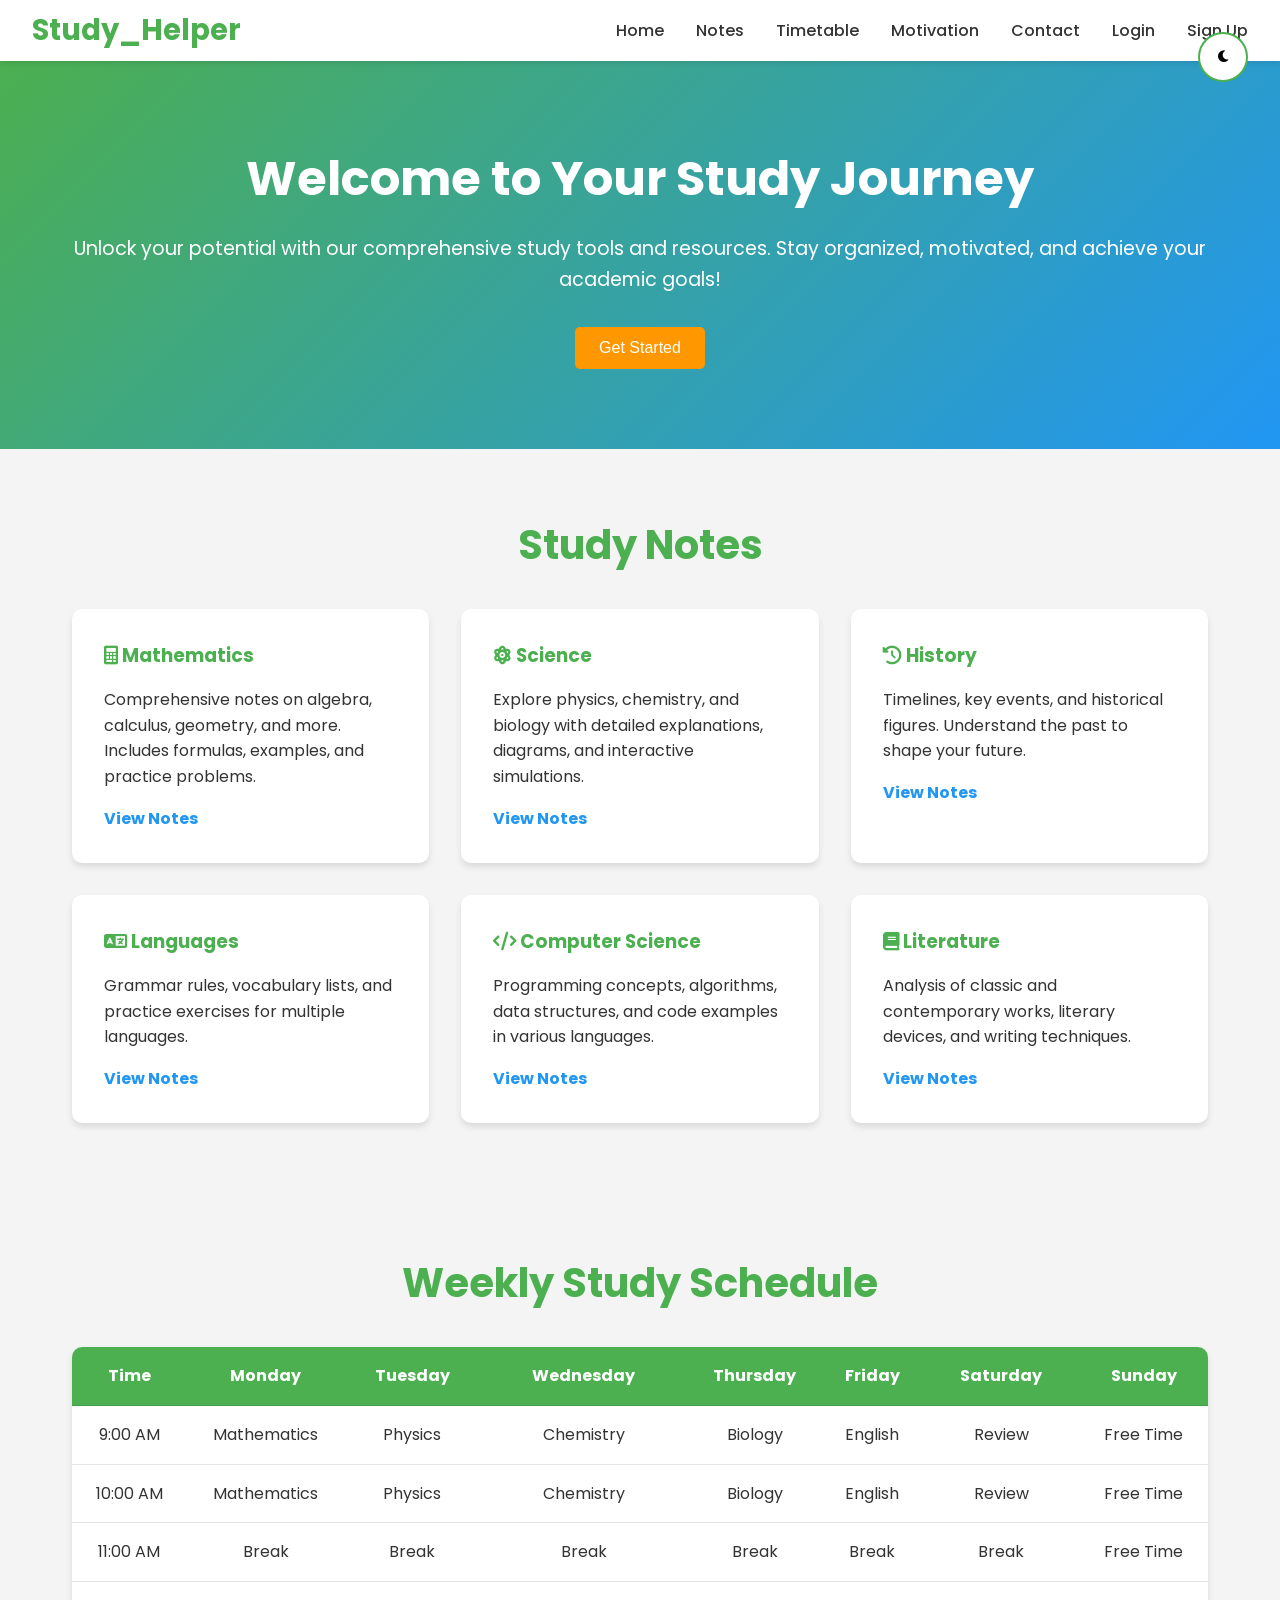
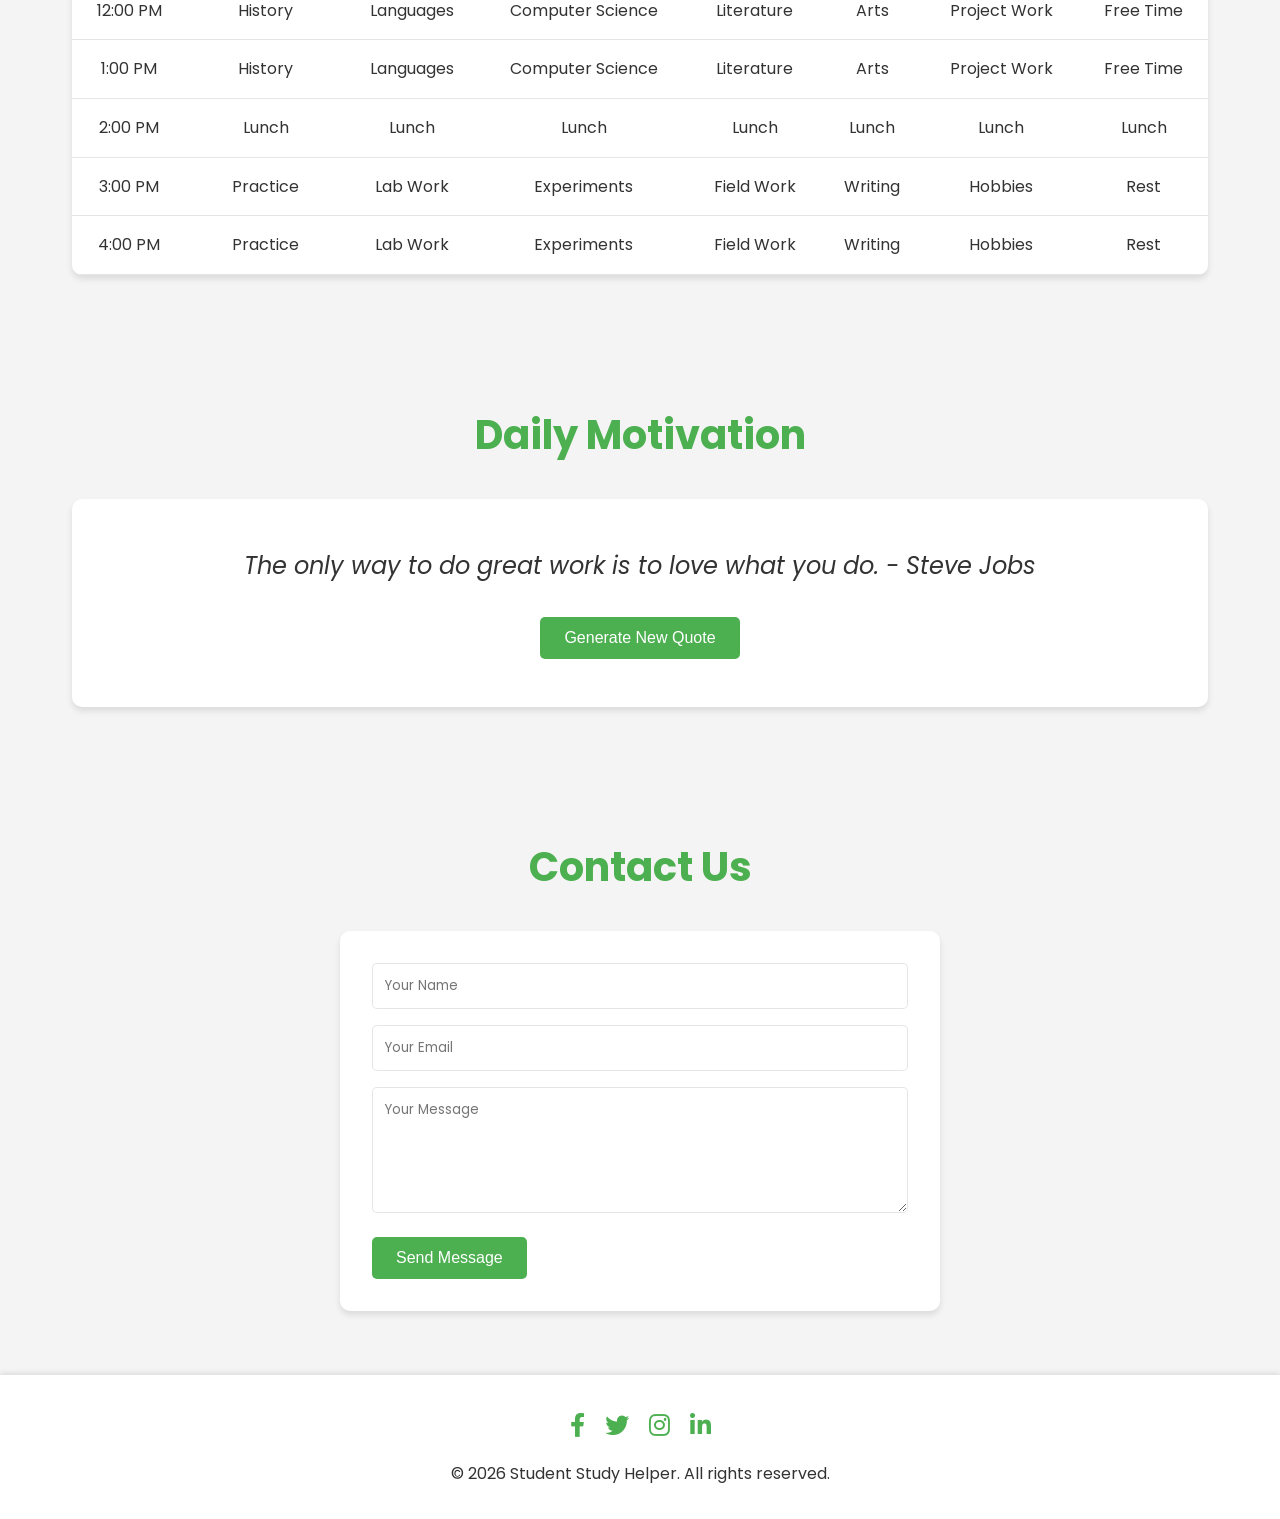
<file: index.html>
<!DOCTYPE html>
<html lang="en">
<head>
    <meta charset="UTF-8">
    <meta name="viewport" content="width=device-width, initial-scale=1.0">
    <title>Student Study Helper</title>
    <link rel="preconnect" href="https://fonts.googleapis.com">
    <link rel="preconnect" href="https://fonts.gstatic.com" crossorigin>
    <link href="https://fonts.googleapis.com/css2?family=Poppins:wght@300;400;500;600;700&display=swap" rel="stylesheet">
    <link rel="stylesheet" href="https://cdnjs.cloudflare.com/ajax/libs/font-awesome/6.0.0-beta3/css/all.min.css">
    <link rel="stylesheet" href="styles.css">
    <style>
        .notes { max-width:600px;margin:20px auto;font-family:Arial; }
        .card { border:1px solid #ddd;padding:12px;margin:8px 0;cursor:pointer; }
        /* changed: animated collapsible details */
        .card .details {
            margin-top:8px;
            color:#333;
            background:#fafafa;
            padding:0 8px; /* collapsed has no vertical padding */
            border-radius:4px;
            max-height:0;
            overflow:hidden;
            opacity:0;
            transition: max-height 350ms ease, opacity 250ms ease, padding 250ms ease;
        }
        .card .details.open {
            padding:8px;
            max-height:400px; /* large enough for content */
            opacity:1;
        }
    </style>
</head>
<body>
    <!-- Dark Mode Toggle -->
    <button id="dark-mode-toggle" aria-label="Toggle Dark Mode">
        <i class="fas fa-moon"></i>
    </button>

    <!-- Navbar -->
    <nav class="navbar">
        <div class="logo-wrapper">
        <!-- <img src="https://img.icons8.com/color/48/4CAF50/graduation-cap.png" class="logo"> -->
        <span class="logo-text">Study_Helper</span>
        </div>
        <ul class="nav-links">
            <li><a href="#home">Home</a></li>
            <li><a href="#notes">Notes</a></li>
            <li><a href="#timetable">Timetable</a></li>
            <li><a href="#motivation">Motivation</a></li>
            <li><a href="#contact">Contact</a></li>
            <li><a href="login.html">Login</a></li>
            <li><a href="signup.html">Sign Up</a></li>
        </ul>
        <div class="menu-toggle">
            <span></span>
            <span></span>
            <span></span>
        </div>
    </nav>

    <!-- Hero Section -->
    <section id="home" class="hero">
        <h1>Welcome to Your Study Journey</h1>
        <p>Unlock your potential with our comprehensive study tools and resources. Stay organized, motivated, and achieve your academic goals!</p>
        <button class="cta-button">Get Started</button>
    </section>

    <!-- Notes Section -->
    <section id="notes" class="section">
        <h2>Study Notes</h2>
        <div class="notes-grid">
            <div class="note-card" data-full="Mathematics: Full syllabus, solved examples, step-by-step formula derivations, practice exercises with answers, and exam strategies for algebra, calculus and geometry.">
                <h3><i class="fas fa-calculator"></i> Mathematics</h3>
                <p>Comprehensive notes on algebra, calculus, geometry, and more. Includes formulas, examples, and practice problems.</p>
                <a href="#" class="view-details">View Notes</a>
            </div>
            <div class="note-card" data-full="Science: Detailed explanations for physics, chemistry and biology topics, lab experiment walkthroughs, diagrams and practice questions with solutions.">
                <h3><i class="fas fa-atom"></i> Science</h3>
                <p>Explore physics, chemistry, and biology with detailed explanations, diagrams, and interactive simulations.</p>
                <a href="#" class="view-details">View Notes</a>
            </div>
            <div class="note-card" data-full="History: Thorough timelines, context for major events, biographies of key figures, essay outlines and important dates to remember.">
                <h3><i class="fas fa-history"></i> History</h3>
                <p>Timelines, key events, and historical figures. Understand the past to shape your future.</p>
                <a href="#" class="view-details">View Notes</a>
            </div>
            <div class="note-card" data-full="Languages: Grammar guides, extensive vocabulary lists, pronunciation tips, exercises, and sample conversations for practice.">
                <h3><i class="fas fa-language"></i> Languages</h3>
                <p>Grammar rules, vocabulary lists, and practice exercises for multiple languages.</p>
                <a href="#" class="view-details">View Notes</a>
            </div>
            <div class="note-card" data-full="Computer Science: Concept explanations, algorithm walkthroughs, common interview problems, code samples and projects to build skills.">
                <h3><i class="fas fa-code"></i> Computer Science</h3>
                <p>Programming concepts, algorithms, data structures, and code examples in various languages.</p>
                <a href="#" class="view-details">View Notes</a>
            </div>
            <div class="note-card" data-full="Literature: In-depth analysis, summaries, character studies, themes, and example essay responses for famous works.">
                <h3><i class="fas fa-book"></i> Literature</h3>
                <p>Analysis of classic and contemporary works, literary devices, and writing techniques.</p>
                <a href="#" class="view-details">View Notes</a>
            </div>
        </div>
    </section>

    <!-- Timetable Section -->
    <section id="timetable" class="section">
        <h2>Weekly Study Schedule</h2>
        <div class="timetable">
            <table>
                <thead>
                    <tr>
                        <th>Time</th>
                        <th>Monday</th>
                        <th>Tuesday</th>
                        <th>Wednesday</th>
                        <th>Thursday</th>
                        <th>Friday</th>
                        <th>Saturday</th>
                        <th>Sunday</th>
                    </tr>
                </thead>
                <tbody>
                    <tr>
                        <td>9:00 AM</td>
                        <td>Mathematics</td>
                        <td>Physics</td>
                        <td>Chemistry</td>
                        <td>Biology</td>
                        <td>English</td>
                        <td>Review</td>
                        <td>Free Time</td>
                    </tr>
                    <tr>
                        <td>10:00 AM</td>
                        <td>Mathematics</td>
                        <td>Physics</td>
                        <td>Chemistry</td>
                        <td>Biology</td>
                        <td>English</td>
                        <td>Review</td>
                        <td>Free Time</td>
                    </tr>
                    <tr>
                        <td>11:00 AM</td>
                        <td>Break</td>
                        <td>Break</td>
                        <td>Break</td>
                        <td>Break</td>
                        <td>Break</td>
                        <td>Break</td>
                        <td>Free Time</td>
                    </tr>
                    <tr>
                        <td>12:00 PM</td>
                        <td>History</td>
                        <td>Languages</td>
                        <td>Computer Science</td>
                        <td>Literature</td>
                        <td>Arts</td>
                        <td>Project Work</td>
                        <td>Free Time</td>
                    </tr>
                    <tr>
                        <td>1:00 PM</td>
                        <td>History</td>
                        <td>Languages</td>
                        <td>Computer Science</td>
                        <td>Literature</td>
                        <td>Arts</td>
                        <td>Project Work</td>
                        <td>Free Time</td>
                    </tr>
                    <tr>
                        <td>2:00 PM</td>
                        <td>Lunch</td>
                        <td>Lunch</td>
                        <td>Lunch</td>
                        <td>Lunch</td>
                        <td>Lunch</td>
                        <td>Lunch</td>
                        <td>Lunch</td>
                    </tr>
                    <tr>
                        <td>3:00 PM</td>
                        <td>Practice</td>
                        <td>Lab Work</td>
                        <td>Experiments</td>
                        <td>Field Work</td>
                        <td>Writing</td>
                        <td>Hobbies</td>
                        <td>Rest</td>
                    </tr>
                    <tr>
                        <td>4:00 PM</td>
                        <td>Practice</td>
                        <td>Lab Work</td>
                        <td>Experiments</td>
                        <td>Field Work</td>
                        <td>Writing</td>
                        <td>Hobbies</td>
                        <td>Rest</td>
                    </tr>
                </tbody>
            </table>
        </div>
    </section>

    <!-- Motivation Section -->
    <section id="motivation" class="section">
        <h2>Daily Motivation</h2>
        <div class="motivation">
            <p class="quote">"The only way to do great work is to love what you do. - Steve Jobs"</p>
            <button id="generate-quote">Generate New Quote</button>
        </div>
    </section>

    <!-- Contact Section -->
    <section id="contact" class="section">
        <h2>Contact Us</h2>
        <form class="contact-form">
            <input type="text" id="name" placeholder="Your Name" required>
            <input type="email" id="email" placeholder="Your Email" required>
            <textarea id="message" placeholder="Your Message" rows="5" required></textarea>
            <button type="submit">Send Message</button>
        </form>
    </section>

    <!-- Footer -->
    <footer class="footer">
        <div class="social-icons">
            <a href="#" aria-label="Facebook"><i class="fab fa-facebook-f"></i></a>
            <a href="#" aria-label="Twitter"><i class="fab fa-twitter"></i></a>
            <a href="#" aria-label="Instagram"><i class="fab fa-instagram"></i></a>
            <a href="#" aria-label="LinkedIn"><i class="fab fa-linkedin-in"></i></a>
        </div>
        <p>&copy; 2026 Student Study Helper. All rights reserved.</p>
    </footer>

    <!-- Scroll to Top Button -->
    <button id="scroll-to-top" aria-label="Scroll to Top">
        <i class="fas fa-arrow-up"></i>
    </button>

    <!-- Modal for full note details -->
    <div id="detail-modal" class="modal" aria-hidden="true">
        <div class="modal-overlay"></div>
        <div class="modal-content" role="dialog" aria-modal="true">
            <button class="modal-close" aria-label="Close details">&times;</button>
            <h3 id="modal-title"></h3>
            <p id="modal-body"></p>
        </div>
    </div>

    <script src="script.js"></script>
    <script>
        const notes = document.getElementById('notes');
        notes.addEventListener('click', e => {
            const card = e.target.closest('.card');
            if (!card || !notes.contains(card)) return;
            const detailsEl = card.querySelector('.details');
            if (!detailsEl) return;
            const isOpen = detailsEl.classList.contains('open');
            if (isOpen) {
                detailsEl.classList.remove('open');
            } else {
                detailsEl.textContent = card.dataset.details || 'No details available.';
                detailsEl.classList.add('open');
            }
        });
    </script>
</body>
</html>
</file>
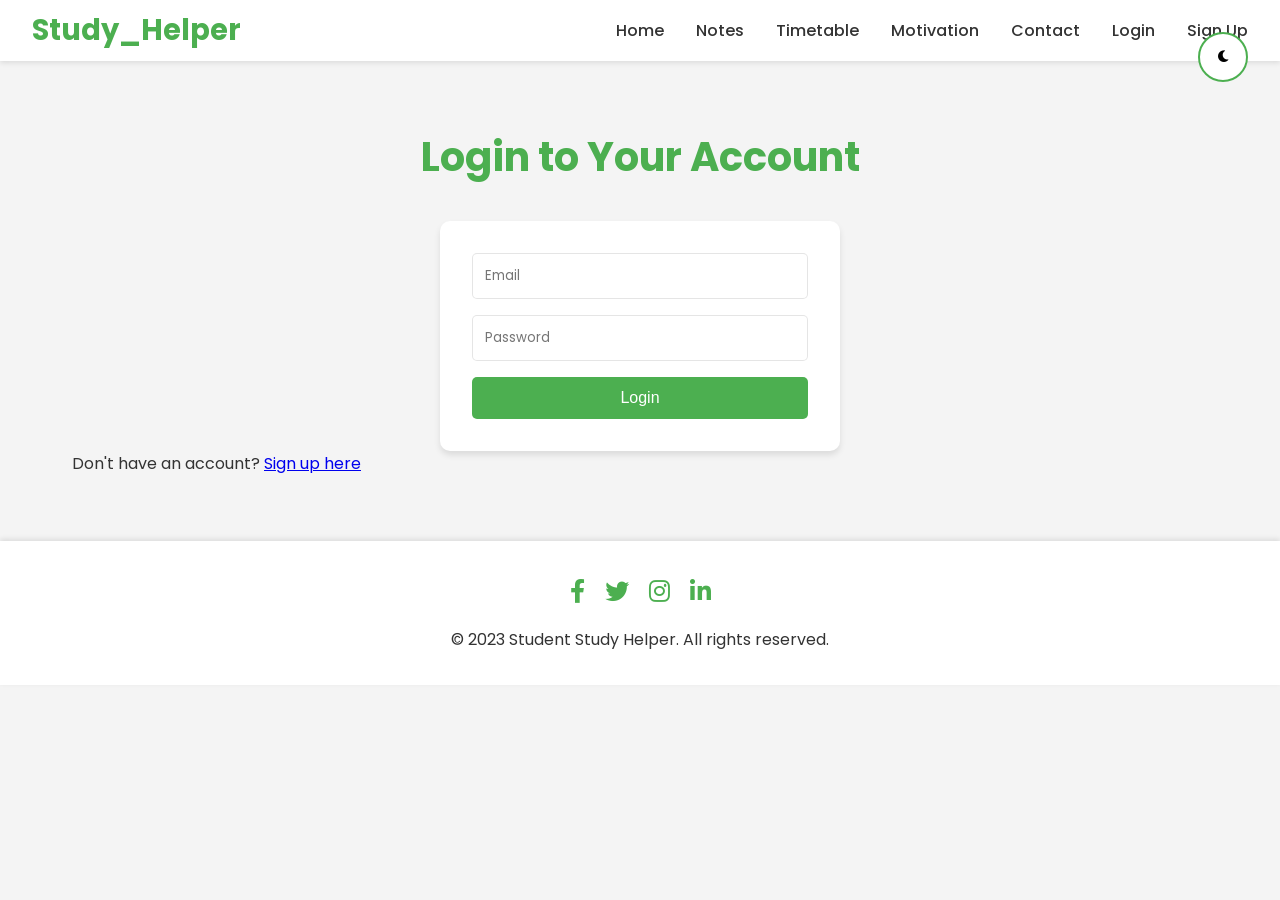
<file: login.html>
<!DOCTYPE html>
<html lang="en">
<head>
    <meta charset="UTF-8">
    <meta name="viewport" content="width=device-width, initial-scale=1.0">
    <title>Login - Student Study Helper</title>
    <link rel="preconnect" href="https://fonts.googleapis.com">
    <link rel="preconnect" href="https://fonts.gstatic.com" crossorigin>
    <link href="https://fonts.googleapis.com/css2?family=Poppins:wght@300;400;500;600;700&display=swap" rel="stylesheet">
    <link rel="stylesheet" href="https://cdnjs.cloudflare.com/ajax/libs/font-awesome/6.0.0-beta3/css/all.min.css">
    <link rel="stylesheet" href="styles.css">
</head>
<body>
    <!-- Dark Mode Toggle -->
    <button id="dark-mode-toggle" aria-label="Toggle Dark Mode">
        <i class="fas fa-moon"></i>
    </button>

    <!-- Navbar -->
    <nav class="navbar">
        <!-- <img src="https://img.icons8.com/color/48/4CAF50/graduation-cap.png" alt="StudyHelper" class="logo"> -->
        <span class="logo-text">Study_Helper</span>
        <ul class="nav-links">
            <li><a href="index.html">Home</a></li>
            <li><a href="index.html#notes">Notes</a></li>
            <li><a href="index.html#timetable">Timetable</a></li>
            <li><a href="index.html#motivation">Motivation</a></li>
            <li><a href="index.html#contact">Contact</a></li>
            <li><a href="login.html">Login</a></li>
            <li><a href="signup.html">Sign Up</a></li>
        </ul>
        <div class="menu-toggle">
            <span></span>
            <span></span>
            <span></span>
        </div>
    </nav>

    <!-- Login Section -->
    <section class="section">
        <h2>Login to Your Account</h2>
        <form class="login-form">
            <input type="email" id="login-email" placeholder="Email" required>
            <input type="password" id="login-password" placeholder="Password" required>
            <button type="submit">Login</button>
        </form>
        <p>Don't have an account? <a href="signup.html">Sign up here</a></p>
    </section>

    <!-- Footer -->
    <footer class="footer">
        <div class="social-icons">
            <a href="#" aria-label="Facebook"><i class="fab fa-facebook-f"></i></a>
            <a href="#" aria-label="Twitter"><i class="fab fa-twitter"></i></a>
            <a href="#" aria-label="Instagram"><i class="fab fa-instagram"></i></a>
            <a href="#" aria-label="LinkedIn"><i class="fab fa-linkedin-in"></i></a>
        </div>
        <p>&copy; 2023 Student Study Helper. All rights reserved.</p>
    </footer>

    <script src="script.js"></script>
</body>
</html>
</file>
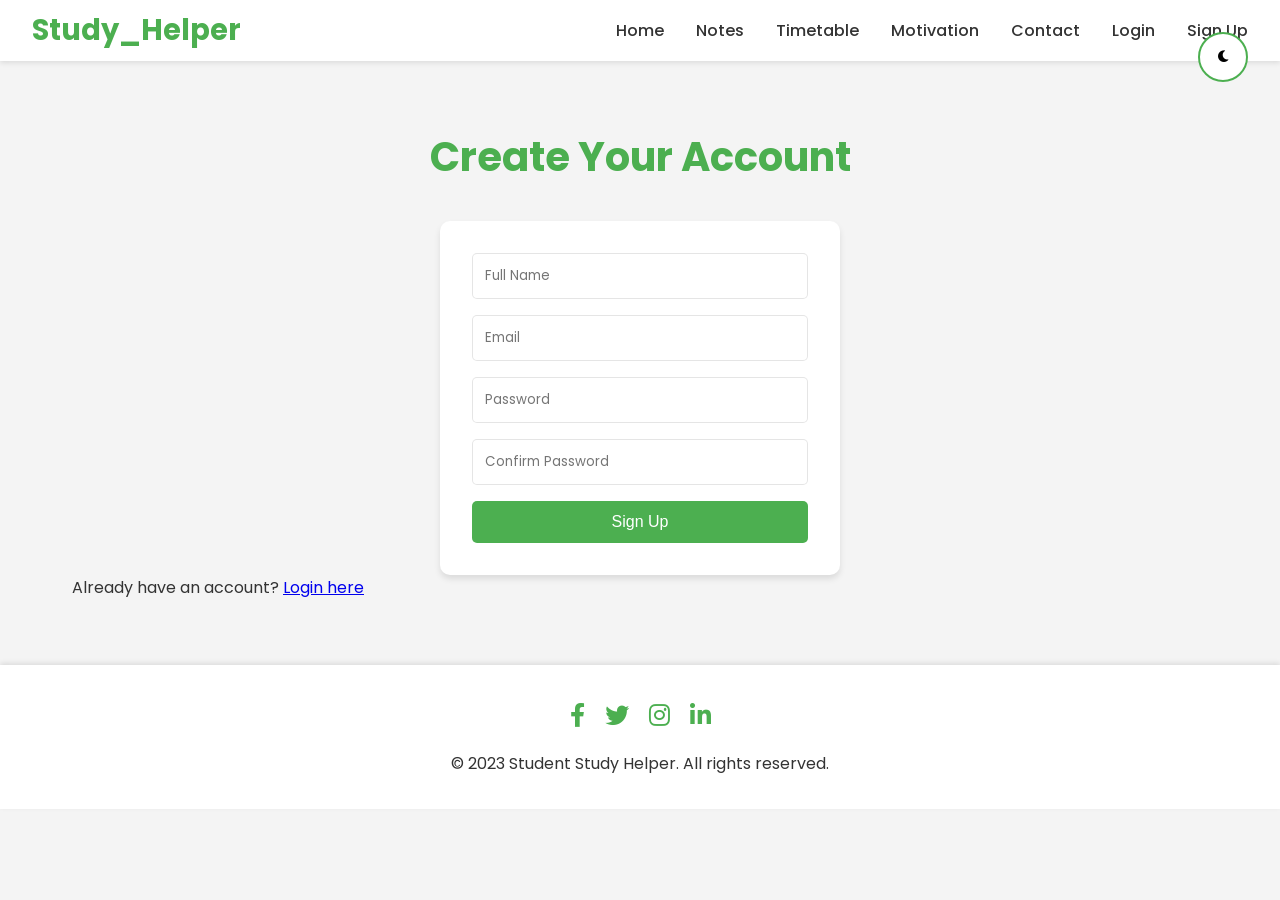
<file: signup.html>
<!DOCTYPE html>
<html lang="en">
<head>
    <meta charset="UTF-8">
    <meta name="viewport" content="width=device-width, initial-scale=1.0">
    <title>Sign Up - Student Study Helper</title>
    <link rel="preconnect" href="https://fonts.googleapis.com">
    <link rel="preconnect" href="https://fonts.gstatic.com" crossorigin>
    <link href="https://fonts.googleapis.com/css2?family=Poppins:wght@300;400;500;600;700&display=swap" rel="stylesheet">
    <link rel="stylesheet" href="https://cdnjs.cloudflare.com/ajax/libs/font-awesome/6.0.0-beta3/css/all.min.css">
    <link rel="stylesheet" href="styles.css">
</head>
<body>
    <!-- Dark Mode Toggle -->
    <button id="dark-mode-toggle" aria-label="Toggle Dark Mode">
        <i class="fas fa-moon"></i>
    </button>

    <!-- Navbar -->
    <nav class="navbar">
        <!-- <img src="https://img.icons8.com/color/48/4CAF50/graduation-cap.png" alt="StudyHelper" class="logo"> -->
        <div class="logo-text">Study_Helper</div>
        <ul class="nav-links">
            <li><a href="index.html">Home</a></li>
            <li><a href="index.html#notes">Notes</a></li>
            <li><a href="index.html#timetable">Timetable</a></li>
            <li><a href="index.html#motivation">Motivation</a></li>
            <li><a href="index.html#contact">Contact</a></li>
            <li><a href="login.html">Login</a></li>
            <li><a href="signup.html">Sign Up</a></li>
        </ul>
        <div class="menu-toggle">
            <span></span>
            <span></span>
            <span></span>
        </div>
    </nav>

    <!-- Sign Up Section -->
    <section class="section">
        <h2>Create Your Account</h2>
        <form class="signup-form" id="signup-form">
            <input type="text" id="signup-name" placeholder="Full Name" required>
            <input type="email" id="signup-email" placeholder="Email" required>
            <input type="password" id="signup-password" placeholder="Password" required>
            <input type="password" id="signup-confirm-password" placeholder="Confirm Password" required>
            <button type="submit">Sign Up</button>
        </form>
        <p>Already have an account? <a href="login.html">Login here</a></p>
    </section>

    <!-- Footer -->
    <footer class="footer">
        <div class="social-icons">
            <a href="#" aria-label="Facebook"><i class="fab fa-facebook-f"></i></a>
            <a href="#" aria-label="Twitter"><i class="fab fa-twitter"></i></a>
            <a href="#" aria-label="Instagram"><i class="fab fa-instagram"></i></a>
            <a href="#" aria-label="LinkedIn"><i class="fab fa-linkedin-in"></i></a>
        </div>
        <p>&copy; 2023 Student Study Helper. All rights reserved.</p>
    </footer>

    <script src="script.js"></script>
    </body>
</file>
<file: styles.css>
/* Reset and Base Styles */
* {
    margin: 0;
    padding: 0;
    box-sizing: border-box;
}

body {
    font-family: 'Poppins', sans-serif;
    line-height: 1.6;
    color: #333;
    background-color: #f4f4f4;
    transition: background-color 0.3s ease, color 0.3s ease;
}

body.dark-mode {
    background-color: #121212;
    color: #e0e0e0;
}

/* CSS Variables for Colors */
:root {
    --primary-color: #4CAF50;
    --secondary-color: #2196F3;
    --accent-color: #FF9800;
    --text-color: #333;
    --bg-color: #f4f4f4;
    --card-bg: #fff;
    --shadow: rgba(0, 0, 0, 0.1);
    --logo-size: 40px; /* new: single source of truth for cap/logo height */
    --logo-text-shift: 0px; /* new: nudge the text vertically to match cap; tweak as needed */
}

body.dark-mode {
    --text-color: #e0e0e0;
    --bg-color: #121212;
    --card-bg: #1e1e1e;
    --shadow: rgba(255, 255, 255, 0.1);
}

/* Navbar */
.navbar {
    display: flex;
    justify-content: space-between;
    align-items: center;
    padding: 1rem 2rem;
    background-color: var(--card-bg);
    box-shadow: 0 2px 5px var(--shadow);
    position: sticky;
    top: 0;
    z-index: 1000;
    transition: all 0.3s ease;
}

.navbar.sticky {
    background-color: rgba(255, 255, 255, 0.95);
    backdrop-filter: blur(10px);
}

body.dark-mode .navbar.sticky {
    background-color: rgba(30, 30, 30, 0.95);
}

.logo {
    height: 40px;
    width: auto;
}

.nav-links {
    display: flex;
    list-style: none;
}

.nav-links li {
    margin-left: 2rem;
}

.nav-links a {
    text-decoration: none;
    color: var(--text-color);
    font-weight: 500;
    transition: color 0.3s ease;
}

.nav-links a:hover {
    color: var(--primary-color);
}

.logo-wrapper {
    display: flex;
    align-items: center;
    gap: 6px; /* cap aur text ka distance */
}

.logo{
    font-size: 40px;
    color: #4CAF50; /* SAME green as StudyHelper */
}

.logo-text {

    font-size: 29px;
    font-weight: 700;
    color: #4CAF50;
    line-height: 1;
}
.menu-toggle {
    display: none;
    flex-direction: column;
    cursor: pointer;
}

.menu-toggle span {
    width: 25px;
    height: 3px;
    background-color: var(--text-color);
    margin: 3px 0;
    transition: 0.3s;
}

/* Hero Section */
.hero {
    background: linear-gradient(135deg, var(--primary-color), var(--secondary-color));
    color: white;
    padding: 5rem 2rem;
    text-align: center;
    animation: fadeInUp 1s ease-out;
}

.hero h1 {
    font-size: 3rem;
    margin-bottom: 1rem;
}

.hero p {
    font-size: 1.2rem;
    margin-bottom: 2rem;
}

.cta-button {
    background-color: var(--accent-color);
    color: white;
    padding: 0.75rem 1.5rem;
    border: none;
    border-radius: 5px;
    font-size: 1rem;
    cursor: pointer;
    transition: background-color 0.3s ease;
}

.cta-button:hover {
    background-color: #e68900;
}

/* Sections */
.section {
    padding: 4rem 2rem;
    max-width: 1200px;
    margin: 0 auto;
}

.section h2 {
    text-align: center;
    font-size: 2.5rem;
    margin-bottom: 2rem;
    color: var(--primary-color);
}

/* Notes Section */
.notes-grid {
    display: grid;
    grid-template-columns: repeat(auto-fit, minmax(300px, 1fr));
    gap: 2rem;
}

.note-card {
    background-color: var(--card-bg);
    padding: 2rem;
    border-radius: 10px;
    box-shadow: 0 4px 6px var(--shadow);
    transition: transform 0.3s ease, box-shadow 0.3s ease;
}

.note-card:hover {
    transform: translateY(-10px);
    box-shadow: 0 8px 15px var(--shadow);
}

.note-card h3 {
    color: var(--primary-color);
    margin-bottom: 1rem;
}

.note-card p {
    margin-bottom: 1rem;
}

.note-card a {
    color: var(--secondary-color);
    text-decoration: none;
    font-weight: bold;
}

/* Timetable Section */
.timetable {
    background-color: var(--card-bg);
    border-radius: 10px;
    overflow: hidden;
    box-shadow: 0 4px 6px var(--shadow);
}

.timetable table {
    width: 100%;
    border-collapse: collapse;
}

.timetable th, .timetable td {
    padding: 1rem;
    text-align: center;
    border-bottom: 1px solid var(--shadow);
}

.timetable th {
    background-color: var(--primary-color);
    color: white;
}

.timetable tr:hover {
    background-color: rgba(76, 175, 80, 0.1);
}

body.dark-mode .timetable tr:hover {
    background-color: rgba(76, 175, 80, 0.2);
}

/* Motivation Section */
.motivation {
    text-align: center;
    background-color: var(--card-bg);
    padding: 3rem;
    border-radius: 10px;
    box-shadow: 0 4px 6px var(--shadow);
    animation: fadeIn 1s ease-out;
}

.quote {
    font-size: 1.5rem;
    font-style: italic;
    margin-bottom: 2rem;
}

#generate-quote {
    background-color: var(--primary-color);
    color: white;
    padding: 0.75rem 1.5rem;
    border: none;
    border-radius: 5px;
    font-size: 1rem;
    cursor: pointer;
    transition: background-color 0.3s ease;
}

#generate-quote:hover {
    background-color: #45a049;
}

/* Contact Section */
.contact-form {
    max-width: 600px;
    margin: 0 auto;
    background-color: var(--card-bg);
    padding: 2rem;
    border-radius: 10px;
    box-shadow: 0 4px 6px var(--shadow);
}

.contact-form input, .contact-form textarea {
    width: 100%;
    padding: 0.75rem;
    margin-bottom: 1rem;
    border: 1px solid var(--shadow);
    border-radius: 5px;
    font-family: 'Poppins', sans-serif;
}

.contact-form button {
    background-color: var(--primary-color);
    color: white;
    padding: 0.75rem 1.5rem;
    border: none;
    border-radius: 5px;
    font-size: 1rem;
    cursor: pointer;
    transition: background-color 0.3s ease;
}

.contact-form button:hover {
    background-color: #45a049;
}

/* Login and Signup Forms */
.login-form, .signup-form {
    max-width: 400px;
    margin: 0 auto;
    background-color: var(--card-bg);
    padding: 2rem;
    border-radius: 10px;
    box-shadow: 0 4px 6px var(--shadow);
}

.login-form input, .signup-form input {
    width: 100%;
    padding: 0.75rem;
    margin-bottom: 1rem;
    border: 1px solid var(--shadow);
    border-radius: 5px;
    font-family: 'Poppins', sans-serif;
}

.login-form button, .signup-form button {
    background-color: var(--primary-color);
    color: white;
    padding: 0.75rem 1.5rem;
    border: none;
    border-radius: 5px;
    font-size: 1rem;
    cursor: pointer;
    transition: background-color 0.3s ease;
    width: 100%;
}

.login-form button:hover, .signup-form button:hover {
    background-color: #45a049;
}

.login-form p, .signup-form p {
    text-align: center;
    margin-top: 1rem;
}

.login-form a, .signup-form a {
    color: var(--primary-color);
    text-decoration: none;
}

.login-form a:hover, .signup-form a:hover {
    text-decoration: none;
}

/* Footer */
.footer {
    background-color: var(--card-bg);
    padding: 2rem;
    text-align: center;
    box-shadow: 0 -2px 5px var(--shadow);
}

.footer-links {
    display: flex;
    justify-content: center;
    list-style: none;
    margin-bottom: 1rem;
}

.footer-links li {
    margin: 0 1rem;
}

.footer-links a {
    color: var(--text-color);
    text-decoration: none;
    transition: color 0.3s ease;
}

.footer-links a:hover {
    color: var(--primary-color);
}

.social-icons {
    margin-bottom: 1rem;
}

.social-icons a {
    color: var(--primary-color);
    font-size: 1.5rem;
    margin: 0 0.5rem;
    transition: color 0.3s ease;
}

.social-icons a:hover {
    color: var(--secondary-color);
}

/* Scroll to Top Button */
#scroll-to-top {
    position: fixed;
    bottom: 2rem;
    right: 2rem;
    background-color: var(--primary-color);
    color: white;
    border: none;
    border-radius: 50%;
    width: 50px;
    height: 50px;
    font-size: 1.5rem;
    cursor: pointer;
    opacity: 0;
    visibility: hidden;
    transition: all 0.3s ease;
}

#scroll-to-top.show {
    opacity: 1;
    visibility: visible;
}

/* Dark Mode Toggle */
#dark-mode-toggle {
    position: fixed;
    top: 2rem;
    right: 2rem;
    background-color: var(--card-bg);
    border: 2px solid var(--primary-color);
    border-radius: 50%;
    width: 50px;
    height: 50px;
    cursor: pointer;
    display: flex;
    align-items: center;
    justify-content: center;
    transition: all 0.3s ease;
    z-index: 1001;
}

#dark-mode-toggle:hover {
    background-color: var(--primary-color);
    color: white;
}

/* Animations */
@keyframes fadeIn {
    from { opacity: 0; }
    to { opacity: 1; }
}

@keyframes fadeInUp {
    from {
        opacity: 0;
        transform: translateY(30px);
    }
    to {
        opacity: 1;
        transform: translateY(0);
    }
}

/* Responsive Design */
@media (max-width: 768px) {
    .navbar {
        padding: 1rem;
    }

    .nav-links {
        position: absolute;
        top: 100%;
        left: 0;
        width: 100%;
        background-color: var(--card-bg);
        flex-direction: column;
        align-items: center;
        padding: 1rem 0;
        transform: translateY(-120%);
        transition: transform 0.4s ease;
        box-shadow: 0 2px 5px var(--shadow);
        z-index: 999;
    }

    .nav-links.active {
        opacity: 1;
        transform: translateY(0);
    }

    .nav-links li {
        margin: 0.5rem 0;
    }

    .menu-toggle {
        display: flex;
    }

    .hero h1 {
        font-size: 2rem;
    }

    .hero p {
        font-size: 1rem;
    }

    .section {
        padding: 2rem 1rem;
    }

    .notes-grid {
        grid-template-columns: 1fr;
    }

    .timetable {
        font-size: 0.8rem;
        overflow-x: auto;
    }

    .timetable table {
        min-width: 800px; /* table compress nahi hogi */
    }

    .footer-links {
        flex-direction: column;
    }

    .footer-links li {
        margin: 0.5rem 0;
    }
}

@media (max-width: 480px) {
    .hero {
        padding: 3rem 1rem;
    }

      .hero p {
        font-size: 0.9rem;
    }

    .cta-button {
        width: 100%;
    }

    .hero h1 {
        font-size: 1.5rem;
    }

    .section h2 {
        font-size: 2rem;
    }
}

/* Modal Styles for Note Details */
.modal {
    position: fixed;
    top: 0;
    left: 0;
    width: 100%;
    height: 100%;
    display: none;
    align-items: center;
    justify-content: center;
    z-index: 2000;
}
.modal.show {
    display: flex;
}
.modal-overlay {
    position: absolute;
    top: 0;
    left: 0;
    width: 100%;
    height: 100%;
    background: rgba(0,0,0,0.6);
}
.modal-content {
    position: relative;
    background: var(--card-bg);
    color: var(--text-color);
    max-width: 700px;
    width: calc(100% - 40px);
    padding: 1.5rem;
    border-radius: 8px;
    box-shadow: 0 8px 30px rgba(0,0,0,0.3);
    z-index: 2001;
}
.modal-close {
    position: absolute;
    top: 10px;
    right: 12px;
    background: transparent;
    border: none;
    font-size: 1.5rem;
    cursor: pointer;
    color: var(--text-color);
}
.modal-content h3 {
    margin-top: 0;
    color: var(--primary-color);
}
.modal-content p {
    margin-top: 0.5rem;
    line-height: 1.5;
}
</file>
